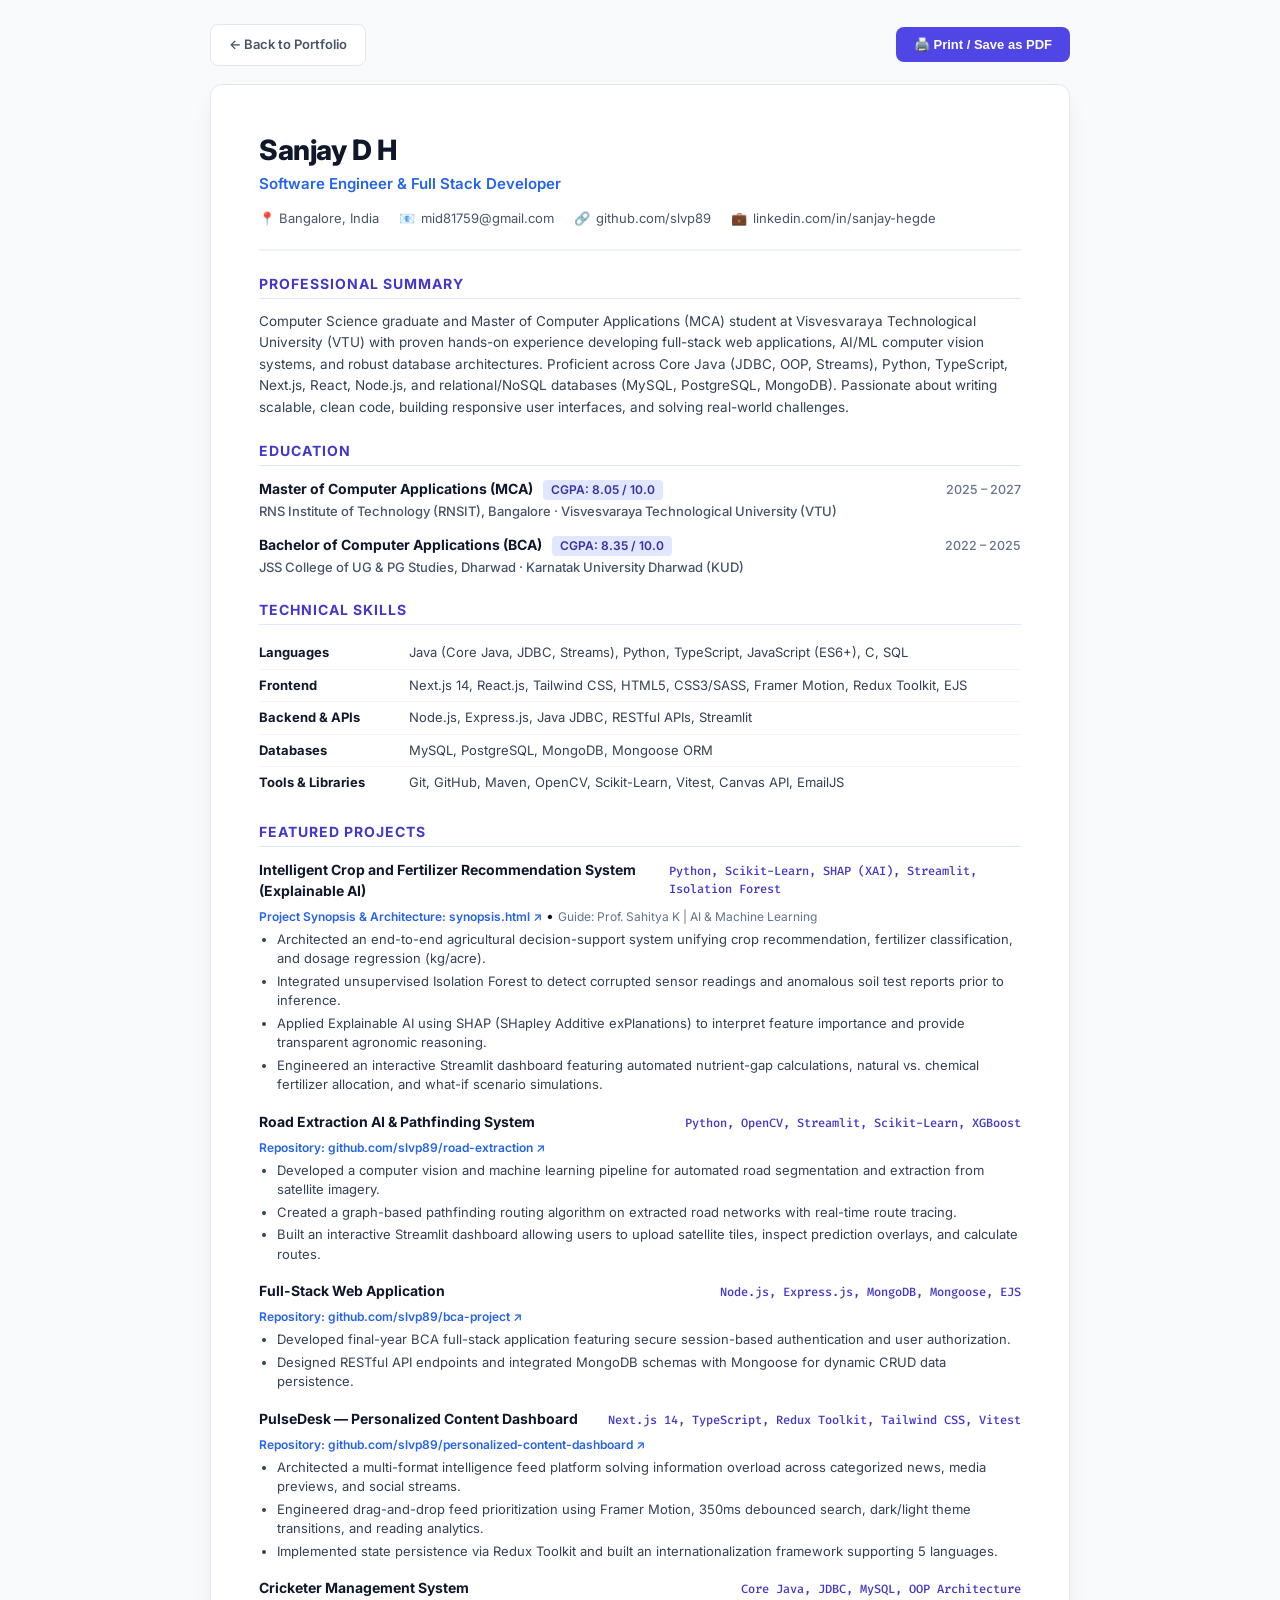
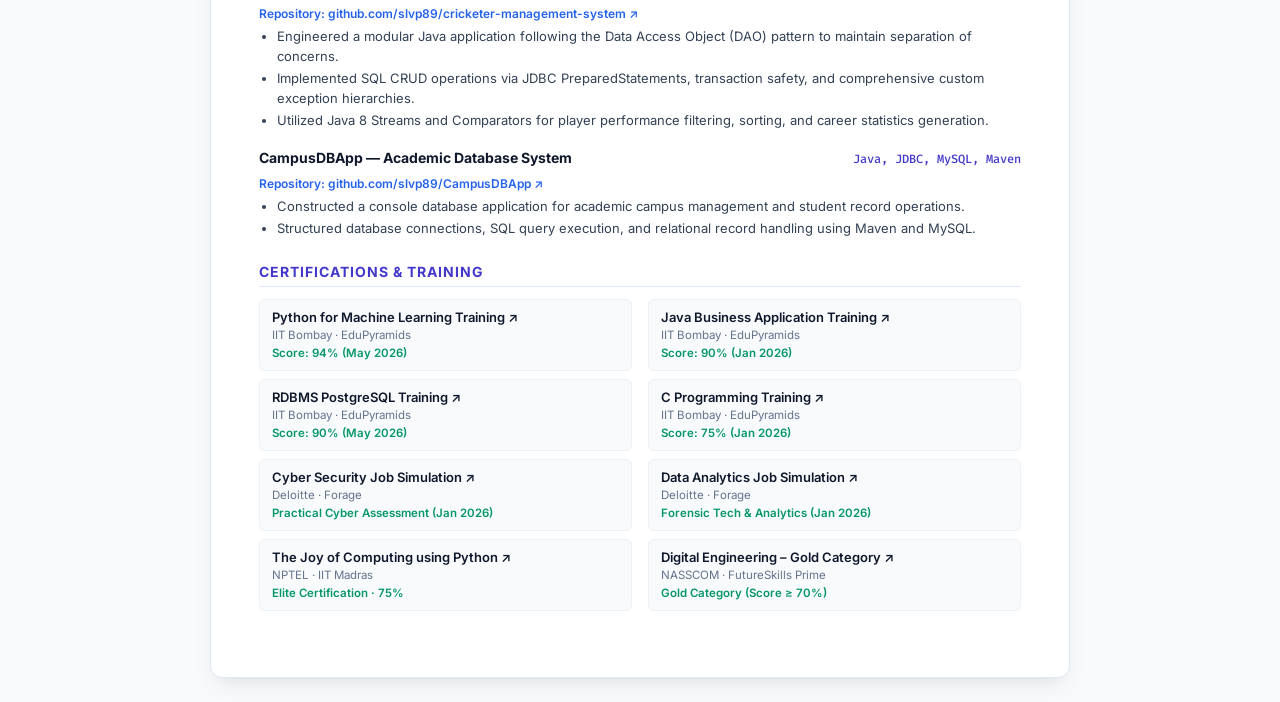
<file: resume.html>
<!DOCTYPE html>
<html lang="en">

<head>
  <meta charset="UTF-8" />
  <meta name="viewport" content="width=device-width, initial-scale=1.0" />
  <title>Sanjay D H — Resume | Software Development Engineer</title>
  <link rel="preconnect" href="https://fonts.googleapis.com" />
  <link
    href="https://fonts.googleapis.com/css2?family=Inter:wght@300;400;500;600;700;800&family=Fira+Code:wght@400;500&display=swap"
    rel="stylesheet" />
  <style>
    :root {
      --primary: #4338ca;
      --primary-dark: #312e81;
      --text-main: #0f172a;
      --text-muted: #475569;
      --border: #e2e8f0;
      --bg: #f8fafc;
      --card-bg: #ffffff;
      --accent: #2563eb;
    }

    * {
      box-sizing: border-box;
      margin: 0;
      padding: 0;
    }

    body {
      font-family: 'Inter', -apple-system, BlinkMacSystemFont, 'Segoe UI', Roboto, sans-serif;
      background: var(--bg);
      color: var(--text-main);
      line-height: 1.5;
      font-size: 14px;
      padding: 24px 16px;
    }

    /* Resume Container */
    .resume-container {
      max-width: 860px;
      margin: 0 auto;
      background: var(--card-bg);
      border-radius: 12px;
      box-shadow: 0 10px 25px -5px rgba(0, 0, 0, 0.08), 0 8px 10px -6px rgba(0, 0, 0, 0.04);
      padding: 44px 48px;
      border: 1px solid var(--border);
    }

    /* Action bar on top */
    .resume-actions {
      max-width: 860px;
      margin: 0 auto 18px;
      display: flex;
      justify-content: space-between;
      align-items: center;
      gap: 12px;
    }

    .action-btn {
      display: inline-flex;
      align-items: center;
      gap: 8px;
      padding: 10px 18px;
      border-radius: 8px;
      font-weight: 600;
      font-size: 13px;
      text-decoration: none;
      cursor: pointer;
      border: none;
      transition: all 0.2s ease;
    }

    .btn-print {
      background: #4f46e5;
      color: #fff;
    }

    .btn-print:hover {
      background: #4338ca;
      box-shadow: 0 4px 12px rgba(79, 70, 229, 0.3);
    }

    .btn-back {
      background: #ffffff;
      color: var(--text-muted);
      border: 1px solid var(--border);
    }

    .btn-back:hover {
      color: var(--text-main);
      border-color: #cbd5e1;
      background: #f1f5f9;
    }

    /* Header */
    header {
      border-bottom: 2px solid #f1f5f9;
      padding-bottom: 20px;
      margin-bottom: 22px;
    }

    .header-top {
      display: flex;
      justify-content: space-between;
      align-items: flex-start;
      flex-wrap: wrap;
      gap: 12px;
    }

    h1.name {
      font-size: 28px;
      font-weight: 800;
      color: var(--text-main);
      letter-spacing: -0.5px;
    }

    .headline {
      font-size: 15px;
      font-weight: 600;
      color: var(--accent);
      margin-top: 2px;
    }

    .contact-bar {
      display: flex;
      flex-wrap: wrap;
      gap: 14px 20px;
      margin-top: 14px;
      font-size: 13px;
      color: var(--text-muted);
    }

    .contact-item {
      display: inline-flex;
      align-items: center;
      gap: 6px;
    }

    .contact-item a {
      color: var(--text-muted);
      text-decoration: none;
      transition: color 0.15s;
    }

    .contact-item a:hover {
      color: var(--primary);
      text-decoration: underline;
    }

    /* Section Styling */
    section {
      margin-bottom: 22px;
    }

    .section-title {
      font-size: 14px;
      font-weight: 700;
      text-transform: uppercase;
      letter-spacing: 1px;
      color: var(--primary);
      border-bottom: 1.5px solid #e0e7ff;
      padding-bottom: 4px;
      margin-bottom: 12px;
    }

    /* Summary */
    .summary-text {
      color: #334155;
      font-size: 13.5px;
      line-height: 1.6;
    }

    /* Education */
    .edu-item,
    .exp-item {
      margin-bottom: 12px;
    }

    .edu-item:last-child,
    .exp-item:last-child {
      margin-bottom: 0;
    }

    .item-header {
      display: flex;
      justify-content: space-between;
      align-items: baseline;
      font-size: 14px;
      margin-bottom: 2px;
    }

    .item-title {
      font-weight: 700;
      color: var(--text-main);
    }

    .item-subtitle {
      font-size: 13px;
      color: #475569;
      font-weight: 500;
    }

    .item-date {
      font-size: 12.5px;
      color: #64748b;
      font-weight: 500;
    }

    .grade-badge {
      display: inline-block;
      font-size: 12px;
      font-weight: 600;
      background: #e0e7ff;
      color: #3730a3;
      padding: 1px 8px;
      border-radius: 4px;
      margin-left: 6px;
    }

    /* Technical Skills */
    .skills-table {
      width: 100%;
      border-collapse: collapse;
      font-size: 13px;
    }

    .skills-table tr {
      border-bottom: 1px solid #f1f5f9;
    }

    .skills-table tr:last-child {
      border-bottom: none;
    }

    .skills-table td {
      padding: 6px 0;
      vertical-align: top;
    }

    .skill-cat-name {
      font-weight: 700;
      color: var(--text-main);
      width: 150px;
    }

    .skill-list {
      color: #334155;
    }

    /* Projects */
    .project-entry {
      margin-bottom: 16px;
    }

    .project-entry:last-child {
      margin-bottom: 0;
    }

    .project-top {
      display: flex;
      justify-content: space-between;
      align-items: baseline;
      gap: 8px;
      margin-bottom: 4px;
    }

    .project-title {
      font-size: 14px;
      font-weight: 700;
      color: var(--text-main);
    }

    .project-tech {
      font-size: 12px;
      font-family: 'Fira Code', monospace;
      color: #4338ca;
      font-weight: 500;
    }

    .project-links-line a {
      font-size: 12px;
      color: var(--accent);
      text-decoration: none;
      font-weight: 600;
    }

    .project-links-line a:hover {
      text-decoration: underline;
    }

    .bullets {
      list-style-type: disc;
      padding-left: 18px;
      margin-top: 4px;
      color: #334155;
      font-size: 13px;
    }

    .bullets li {
      margin-bottom: 3px;
    }

    /* Certifications Grid */
    .cert-grid {
      display: grid;
      grid-template-columns: 1fr 1fr;
      gap: 8px 16px;
      font-size: 13px;
    }

    .cert-entry {
      display: flex;
      flex-direction: column;
      background: #f8fafc;
      padding: 8px 12px;
      border-radius: 6px;
      border: 1px solid #edf2f7;
    }

    .cert-title-link {
      font-weight: 600;
      color: var(--text-main);
      text-decoration: none;
    }

    .cert-title-link:hover {
      color: var(--primary);
      text-decoration: underline;
    }

    .cert-org {
      font-size: 11.5px;
      color: #64748b;
    }

    .cert-score-tag {
      font-size: 11.5px;
      font-weight: 600;
      color: #059669;
    }

    /* Print styles */
    @media print {
      body {
        background: #fff;
        padding: 0;
        font-size: 12px;
      }

      .resume-actions {
        display: none !important;
      }

      .resume-container {
        box-shadow: none;
        border: none;
        padding: 0;
        max-width: 100%;
      }

      @page {
        margin: 10mm 12mm;
        size: A4;
      }

      a {
        text-decoration: none;
        color: inherit;
      }

      .section-title {
        color: #1e1b4b;
        border-color: #cbd5e1;
      }
    }

    @media (max-width: 640px) {
      .resume-container {
        padding: 24px 20px;
      }

      .cert-grid {
        grid-template-columns: 1fr;
      }

      .skills-table td {
        display: block;
        width: 100%;
      }

      .skill-cat-name {
        padding-bottom: 2px;
      }
    }
  </style>
</head>

<body>

  <!-- Top Action Bar -->
  <div class="resume-actions">
    <a href="index.html" class="action-btn btn-back">← Back to Portfolio</a>
    <button onclick="window.print()" class="action-btn btn-print">🖨️ Print / Save as PDF</button>
  </div>

  <div class="resume-container">
    <!-- Header -->
    <header>
      <div class="header-top">
        <div>
          <h1 class="name">Sanjay D H</h1>
          <div class="headline">Software Engineer &amp; Full Stack Developer</div>
        </div>
      </div>
      <div class="contact-bar">
        <span class="contact-item">📍 Bangalore, India</span>
        <span class="contact-item">📧 <a href="mailto:mid81759@gmail.com">mid81759@gmail.com</a></span>
        <span class="contact-item">🔗 <a href="https://github.com/slvp89" target="_blank">github.com/slvp89</a></span>
        <span class="contact-item">💼 <a href="https://www.linkedin.com/in/sanjay-hegde-702128354/"
            target="_blank">linkedin.com/in/sanjay-hegde</a></span>
      </div>
    </header>

    <!-- Professional Summary -->
    <section>
      <h2 class="section-title">Professional Summary</h2>
      <p class="summary-text">
        Computer Science graduate and Master of Computer Applications (MCA) student at Visvesvaraya Technological
        University (VTU) with proven hands-on experience developing full-stack web applications, AI/ML computer vision
        systems, and robust database architectures. Proficient across Core Java (JDBC, OOP, Streams), Python,
        TypeScript, Next.js, React, Node.js, and relational/NoSQL databases (MySQL, PostgreSQL, MongoDB). Passionate
        about writing scalable, clean code, building responsive user interfaces, and solving real-world challenges.
      </p>
    </section>

    <!-- Education -->
    <section>
      <h2 class="section-title">Education</h2>
      <div class="edu-item">
        <div class="item-header">
          <div>
            <span class="item-title">Master of Computer Applications (MCA)</span>
            <span class="grade-badge">CGPA: 8.05 / 10.0</span>
          </div>
          <span class="item-date">2025 – 2027</span>
        </div>
        <div class="item-subtitle">RNS Institute of Technology (RNSIT), Bangalore · Visvesvaraya Technological
          University (VTU)</div>
      </div>
      <div class="edu-item">
        <div class="item-header">
          <div>
            <span class="item-title">Bachelor of Computer Applications (BCA)</span>
            <span class="grade-badge">CGPA: 8.35 / 10.0</span>
          </div>
          <span class="item-date">2022 – 2025</span>
        </div>
        <div class="item-subtitle">JSS College of UG &amp; PG Studies, Dharwad · Karnatak University Dharwad (KUD)</div>
      </div>
    </section>

    <!-- Technical Skills -->
    <section>
      <h2 class="section-title">Technical Skills</h2>
      <table class="skills-table">
        <tr>
          <td class="skill-cat-name">Languages</td>
          <td class="skill-list">Java (Core Java, JDBC, Streams), Python, TypeScript, JavaScript (ES6+), C, SQL</td>
        </tr>
        <tr>
          <td class="skill-cat-name">Frontend</td>
          <td class="skill-list">Next.js 14, React.js, Tailwind CSS, HTML5, CSS3/SASS, Framer Motion, Redux Toolkit, EJS
          </td>
        </tr>
        <tr>
          <td class="skill-cat-name">Backend &amp; APIs</td>
          <td class="skill-list">Node.js, Express.js, Java JDBC, RESTful APIs, Streamlit</td>
        </tr>
        <tr>
          <td class="skill-cat-name">Databases</td>
          <td class="skill-list">MySQL, PostgreSQL, MongoDB, Mongoose ORM</td>
        </tr>
        <tr>
          <td class="skill-cat-name">Tools &amp; Libraries</td>
          <td class="skill-list">Git, GitHub, Maven, OpenCV, Scikit-Learn, Vitest, Canvas API, EmailJS</td>
        </tr>
      </table>
    </section>

    <!-- Projects -->
    <section>
      <h2 class="section-title">Featured Projects</h2>

      <!-- Project 1: MCA Capstone -->
      <div class="project-entry">
        <div class="project-top">
          <span class="project-title">Intelligent Crop and Fertilizer Recommendation System (Explainable AI)</span>
          <span class="project-tech">Python, Scikit-Learn, SHAP (XAI), Streamlit, Isolation Forest</span>
        </div>
        <div class="project-links-line">
          <a href="synopsis.html" target="_blank">Project Synopsis &amp; Architecture: synopsis.html ↗</a> • <span
            style="font-size:12px;color:#64748b;">Guide: Prof. Sahitya K | AI &amp; Machine Learning</span>
        </div>
        <ul class="bullets">
          <li>Architected an end-to-end agricultural decision-support system unifying crop recommendation, fertilizer
            classification, and dosage regression (kg/acre).</li>
          <li>Integrated unsupervised Isolation Forest to detect corrupted sensor readings and anomalous soil test
            reports prior to inference.</li>
          <li>Applied Explainable AI using SHAP (SHapley Additive exPlanations) to interpret feature importance and
            provide transparent agronomic reasoning.</li>
          <li>Engineered an interactive Streamlit dashboard featuring automated nutrient-gap calculations, natural vs.
            chemical fertilizer allocation, and what-if scenario simulations.</li>
        </ul>
      </div>

      <!-- Project 2 -->
      <div class="project-entry">
        <div class="project-top">
          <span class="project-title">Road Extraction AI &amp; Pathfinding System</span>
          <span class="project-tech">Python, OpenCV, Streamlit, Scikit-Learn, XGBoost</span>
        </div>
        <div class="project-links-line">
          <a href="https://github.com/slvp89/road-extraction" target="_blank">Repository:
            github.com/slvp89/road-extraction ↗</a>
        </div>
        <ul class="bullets">
          <li>Developed a computer vision and machine learning pipeline for automated road segmentation and extraction
            from satellite imagery.</li>
          <li>Created a graph-based pathfinding routing algorithm on extracted road networks with real-time route
            tracing.</li>
          <li>Built an interactive Streamlit dashboard allowing users to upload satellite tiles, inspect prediction
            overlays, and calculate routes.</li>
        </ul>
      </div>

      <!-- Project 3 -->
      <div class="project-entry">
        <div class="project-top">
          <span class="project-title">Full-Stack Web Application</span>
          <span class="project-tech">Node.js, Express.js, MongoDB, Mongoose, EJS</span>
        </div>
        <div class="project-links-line">
          <a href="https://github.com/slvp89/bca-project" target="_blank">Repository: github.com/slvp89/bca-project
            ↗</a>
        </div>
        <ul class="bullets">
          <li>Developed final-year BCA full-stack application featuring secure session-based authentication and user
            authorization.</li>
          <li>Designed RESTful API endpoints and integrated MongoDB schemas with Mongoose for dynamic CRUD data
            persistence.</li>
        </ul>
      </div>

      <!-- Project 4 -->
      <div class="project-entry">
        <div class="project-top">
          <span class="project-title">PulseDesk — Personalized Content Dashboard</span>
          <span class="project-tech">Next.js 14, TypeScript, Redux Toolkit, Tailwind CSS, Vitest</span>
        </div>
        <div class="project-links-line">
          <a href="https://github.com/slvp89/personalized-content-dashboard" target="_blank">Repository:
            github.com/slvp89/personalized-content-dashboard ↗</a>
        </div>
        <ul class="bullets">
          <li>Architected a multi-format intelligence feed platform solving information overload across categorized
            news, media previews, and social streams.</li>
          <li>Engineered drag-and-drop feed prioritization using Framer Motion, 350ms debounced search, dark/light theme
            transitions, and reading analytics.</li>
          <li>Implemented state persistence via Redux Toolkit and built an internationalization framework supporting 5
            languages.</li>
        </ul>
      </div>

      <!-- Project 5 -->
      <div class="project-entry">
        <div class="project-top">
          <span class="project-title">Cricketer Management System</span>
          <span class="project-tech">Core Java, JDBC, MySQL, OOP Architecture</span>
        </div>
        <div class="project-links-line">
          <a href="https://github.com/slvp89/cricketer-management-system" target="_blank">Repository:
            github.com/slvp89/cricketer-management-system ↗</a>
        </div>
        <ul class="bullets">
          <li>Engineered a modular Java application following the Data Access Object (DAO) pattern to maintain
            separation of concerns.</li>
          <li>Implemented SQL CRUD operations via JDBC PreparedStatements, transaction safety, and comprehensive custom
            exception hierarchies.</li>
          <li>Utilized Java 8 Streams and Comparators for player performance filtering, sorting, and career statistics
            generation.</li>
        </ul>
      </div>

      <!-- Project 6 -->
      <div class="project-entry">
        <div class="project-top">
          <span class="project-title">CampusDBApp — Academic Database System</span>
          <span class="project-tech">Java, JDBC, MySQL, Maven</span>
        </div>
        <div class="project-links-line">
          <a href="https://github.com/slvp89/CampusDBApp" target="_blank">Repository: github.com/slvp89/CampusDBApp
            ↗</a>
        </div>
        <ul class="bullets">
          <li>Constructed a console database application for academic campus management and student record operations.
          </li>
          <li>Structured database connections, SQL query execution, and relational record handling using Maven and
            MySQL.</li>
        </ul>
      </div>
    </section>

    <!-- Certifications -->
    <section>
      <h2 class="section-title">Certifications &amp; Training</h2>
      <div class="cert-grid">
        <div class="cert-entry">
          <a href="https://drive.google.com/file/d/1FVygmF0U2wMT10nwRCk7o4I2tk8hcMs9/view" target="_blank"
            class="cert-title-link">Python for Machine Learning Training ↗</a>
          <span class="cert-org">IIT Bombay · EduPyramids</span>
          <span class="cert-score-tag">Score: 94% (May 2026)</span>
        </div>
        <div class="cert-entry">
          <a href="https://drive.google.com/file/d/1nOU1zMOOl-_I0BolInSpY5EnrgXkbo5s/view" target="_blank"
            class="cert-title-link">Java Business Application Training ↗</a>
          <span class="cert-org">IIT Bombay · EduPyramids</span>
          <span class="cert-score-tag">Score: 90% (Jan 2026)</span>
        </div>
        <div class="cert-entry">
          <a href="https://drive.google.com/drive/folders/1vGCqpY0bToLy48Vn829XyL5G_XK207hH?usp=sharing" target="_blank"
            class="cert-title-link">RDBMS PostgreSQL Training ↗</a>
          <span class="cert-org">IIT Bombay · EduPyramids</span>
          <span class="cert-score-tag">Score: 90% (May 2026)</span>
        </div>
        <div class="cert-entry">
          <a href="https://drive.google.com/file/d/1SLeU6MT6TIj7y7QDOmeTMtC7kXqX3Oe1/view" target="_blank"
            class="cert-title-link">C Programming Training ↗</a>
          <span class="cert-org">IIT Bombay · EduPyramids</span>
          <span class="cert-score-tag">Score: 75% (Jan 2026)</span>
        </div>
        <div class="cert-entry">
          <a href="https://drive.google.com/file/d/1gcxWlMtrSISwShWrtMpJUFxjPxPD8a1f/view" target="_blank"
            class="cert-title-link">Cyber Security Job Simulation ↗</a>
          <span class="cert-org">Deloitte · Forage</span>
          <span class="cert-score-tag">Practical Cyber Assessment (Jan 2026)</span>
        </div>
        <div class="cert-entry">
          <a href="https://drive.google.com/file/d/1iG32roFI6DQLeUQnuVBOxUwHglAW4wCs/view" target="_blank"
            class="cert-title-link">Data Analytics Job Simulation ↗</a>
          <span class="cert-org">Deloitte · Forage</span>
          <span class="cert-score-tag">Forensic Tech &amp; Analytics (Jan 2026)</span>
        </div>
        <div class="cert-entry">
          <a href="https://drive.google.com/file/d/1Je09jiFuNYwJikgFCGkRfnqkmx6C-gDa/view" target="_blank"
            class="cert-title-link">The Joy of Computing using Python ↗</a>
          <span class="cert-org">NPTEL · IIT Madras</span>
          <span class="cert-score-tag">Elite Certification · 75%</span>
        </div>
        <div class="cert-entry">
          <a href="https://drive.google.com/file/d/1JuVOzfvabQWvxE4F-zDBzYqUpTVsi7Lm/view" target="_blank"
            class="cert-title-link">Digital Engineering – Gold Category ↗</a>
          <span class="cert-org">NASSCOM · FutureSkills Prime</span>
          <span class="cert-score-tag">Gold Category (Score ≥ 70%)</span>
        </div>
      </div>
    </section>
  </div>

</body>

</html>
</file>
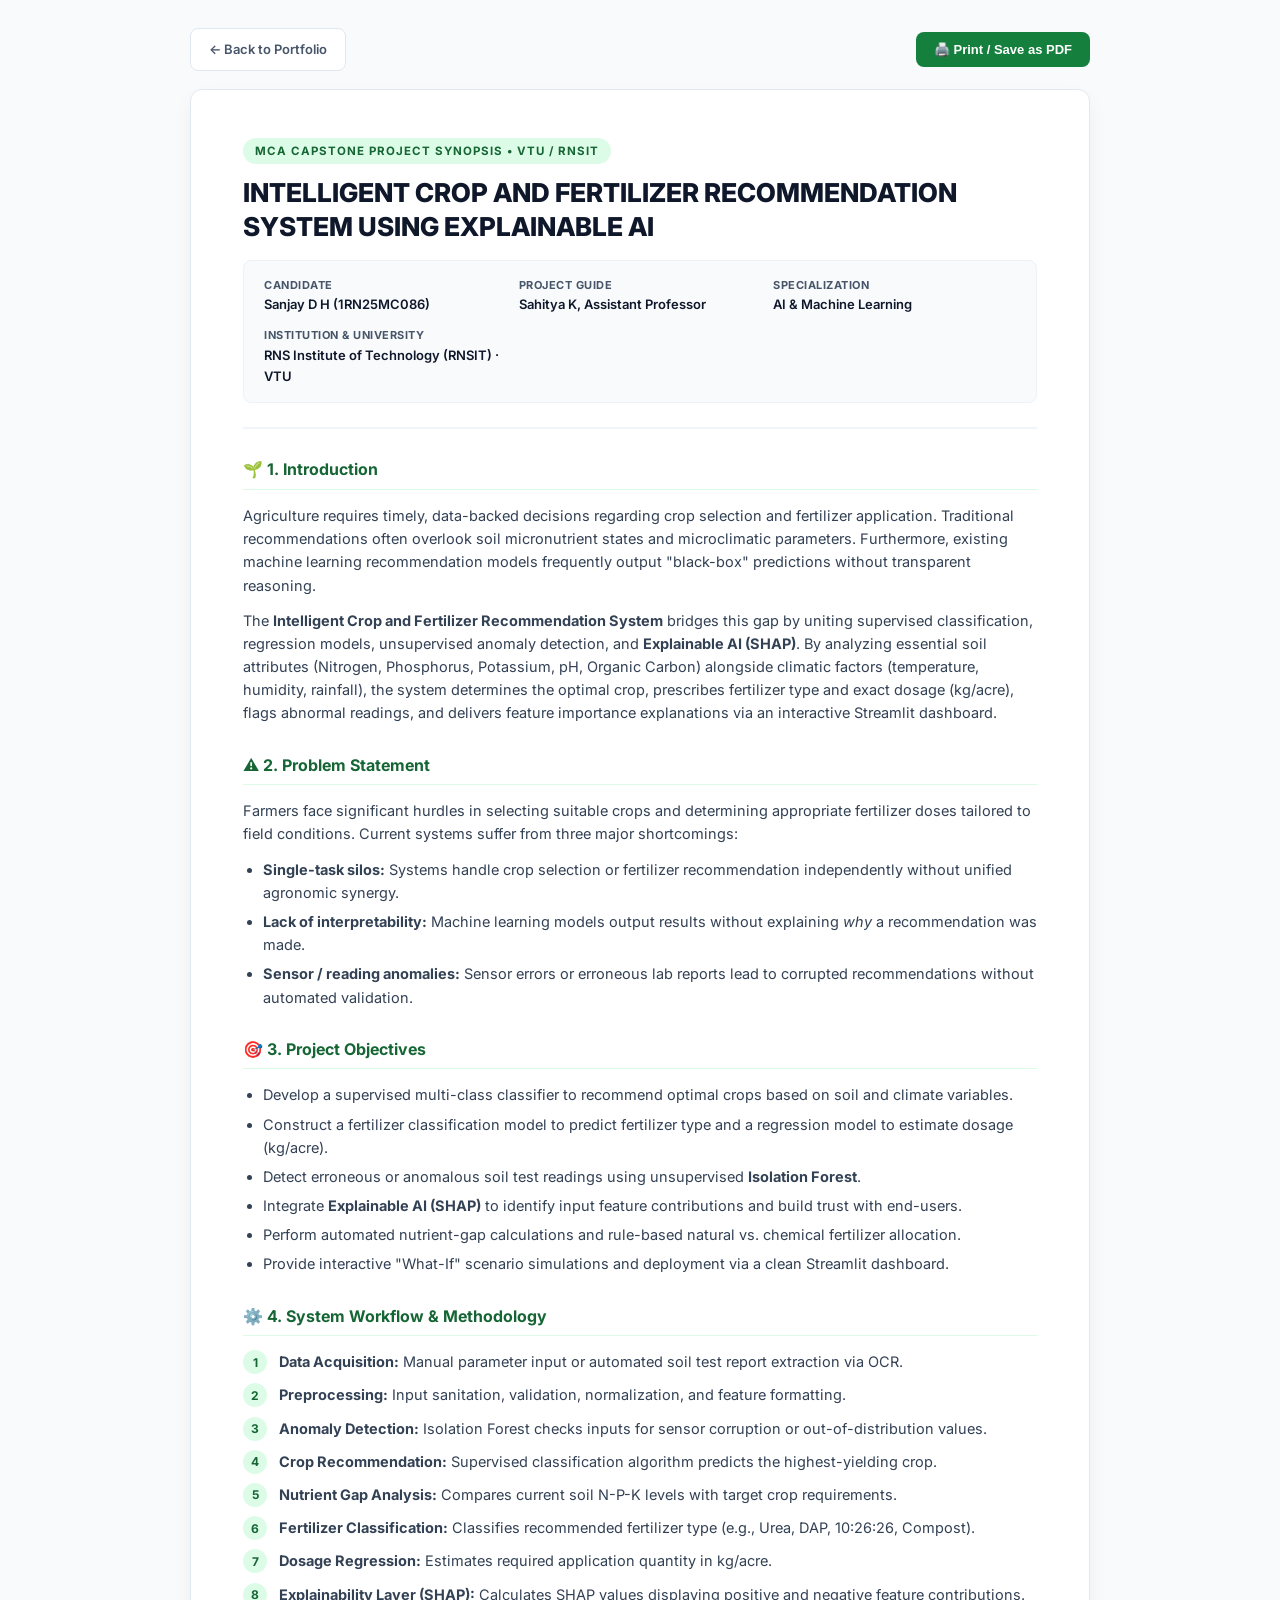
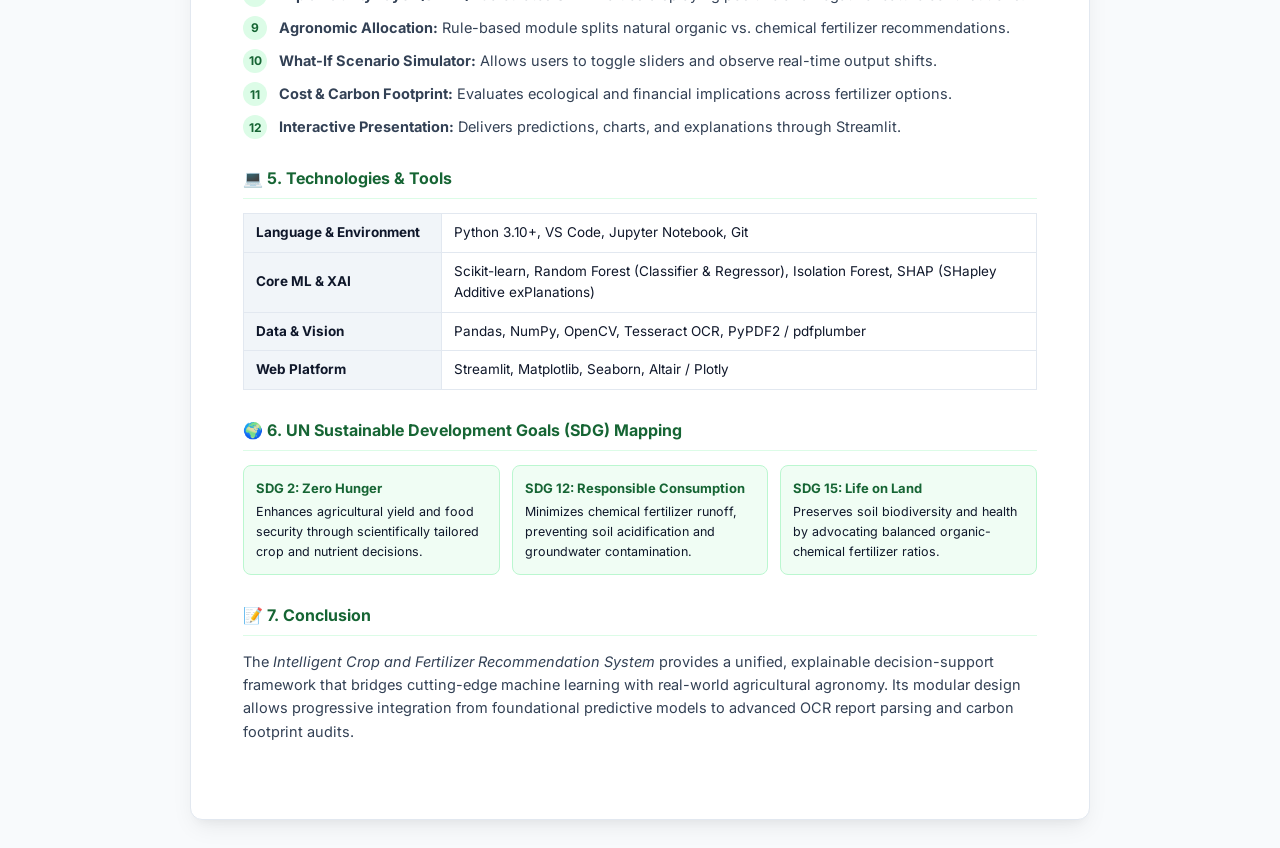
<file: synopsis.html>
<!DOCTYPE html>
<html lang="en">

<head>
  <meta charset="UTF-8" />
  <meta name="viewport" content="width=device-width, initial-scale=1.0" />
  <title>Project Synopsis | Intelligent Crop and Fertilizer Recommendation System</title>
  <link rel="preconnect" href="https://fonts.googleapis.com" />
  <link
    href="https://fonts.googleapis.com/css2?family=Inter:wght@300;400;500;600;700;800&family=Fira+Code:wght@400;500&display=swap"
    rel="stylesheet" />
  <style>
    :root {
      --primary: #15803d;
      --primary-dark: #166534;
      --primary-light: #dcfce7;
      --text-main: #0f172a;
      --text-muted: #475569;
      --border: #e2e8f0;
      --bg: #f8fafc;
      --card-bg: #ffffff;
      --accent: #2563eb;
    }

    * {
      box-sizing: border-box;
      margin: 0;
      padding: 0;
    }

    body {
      font-family: 'Inter', -apple-system, BlinkMacSystemFont, 'Segoe UI', Roboto, sans-serif;
      background: var(--bg);
      color: var(--text-main);
      line-height: 1.6;
      font-size: 14.5px;
      padding: 28px 16px;
    }

    .synopsis-container {
      max-width: 900px;
      margin: 0 auto;
      background: var(--card-bg);
      border-radius: 12px;
      box-shadow: 0 10px 25px -5px rgba(0, 0, 0, 0.08), 0 8px 10px -6px rgba(0, 0, 0, 0.04);
      padding: 48px 52px;
      border: 1px solid var(--border);
    }

    .actions-bar {
      max-width: 900px;
      margin: 0 auto 18px;
      display: flex;
      justify-content: space-between;
      align-items: center;
      gap: 12px;
    }

    .action-btn {
      display: inline-flex;
      align-items: center;
      gap: 8px;
      padding: 10px 18px;
      border-radius: 8px;
      font-weight: 600;
      font-size: 13px;
      text-decoration: none;
      cursor: pointer;
      border: none;
      transition: all 0.2s ease;
    }

    .btn-back {
      background: #ffffff;
      color: var(--text-muted);
      border: 1px solid var(--border);
    }

    .btn-back:hover {
      background: #f1f5f9;
      color: var(--text-main);
    }

    .btn-print {
      background: var(--primary);
      color: #fff;
    }

    .btn-print:hover {
      background: var(--primary-dark);
      box-shadow: 0 4px 12px rgba(21, 128, 61, 0.25);
    }

    /* Header */
    header {
      border-bottom: 2px solid #f1f5f9;
      padding-bottom: 24px;
      margin-bottom: 28px;
    }

    .academic-tag {
      display: inline-block;
      font-size: 11.5px;
      font-weight: 700;
      letter-spacing: 1px;
      text-transform: uppercase;
      background: var(--primary-light);
      color: var(--primary-dark);
      padding: 4px 12px;
      border-radius: 50px;
      margin-bottom: 12px;
    }

    h1.project-title {
      font-size: 26px;
      font-weight: 800;
      color: #0f172a;
      line-height: 1.3;
      margin-bottom: 16px;
    }

    .meta-grid {
      display: grid;
      grid-template-columns: repeat(auto-fit, minmax(200px, 1fr));
      gap: 12px;
      background: #f8fafc;
      padding: 16px 20px;
      border-radius: 8px;
      border: 1px solid #edf2f7;
      font-size: 13px;
    }

    .meta-item strong {
      color: #334155;
      display: block;
      font-size: 11px;
      text-transform: uppercase;
      letter-spacing: 0.5px;
      color: var(--text-muted);
    }

    .meta-item span {
      font-weight: 600;
      color: var(--text-main);
    }

    /* Section Styling */
    section {
      margin-bottom: 28px;
    }

    h2.sec-heading {
      font-size: 16px;
      font-weight: 700;
      color: var(--primary-dark);
      display: flex;
      align-items: center;
      gap: 8px;
      border-bottom: 1.5px solid #dcfce7;
      padding-bottom: 6px;
      margin-bottom: 14px;
    }

    p {
      color: #334155;
      margin-bottom: 12px;
    }

    ul,
    ol {
      padding-left: 20px;
      color: #334155;
      margin-bottom: 14px;
    }

    li {
      margin-bottom: 6px;
    }

    /* Workflow steps */
    .workflow-list {
      counter-reset: wf-counter;
      list-style-type: none;
      padding-left: 0;
    }

    .workflow-list li {
      counter-increment: wf-counter;
      position: relative;
      padding-left: 36px;
      margin-bottom: 10px;
    }

    .workflow-list li::before {
      content: counter(wf-counter);
      position: absolute;
      left: 0;
      top: 0;
      width: 24px;
      height: 24px;
      background: var(--primary-light);
      color: var(--primary-dark);
      font-size: 12px;
      font-weight: 700;
      border-radius: 50%;
      display: flex;
      align-items: center;
      justify-content: center;
    }

    /* Tech table */
    .tech-table {
      width: 100%;
      border-collapse: collapse;
      margin-top: 10px;
      font-size: 13.5px;
    }

    .tech-table th,
    .tech-table td {
      border: 1px solid var(--border);
      padding: 8px 12px;
      text-align: left;
    }

    .tech-table th {
      background: #f1f5f9;
      font-weight: 700;
      color: var(--text-main);
      width: 25%;
    }

    /* SDG badges */
    .sdg-cards {
      display: grid;
      grid-template-columns: repeat(3, 1fr);
      gap: 12px;
      margin-top: 10px;
    }

    .sdg-card {
      background: #f0fdf4;
      border: 1px solid #bbf7d0;
      border-radius: 8px;
      padding: 12px;
      font-size: 12.5px;
    }

    .sdg-card strong {
      display: block;
      color: #166534;
      font-size: 13px;
      margin-bottom: 4px;
    }

    @media print {
      body {
        background: #fff;
        padding: 0;
        font-size: 12px;
      }

      .actions-bar {
        display: none !important;
      }

      .synopsis-container {
        box-shadow: none;
        border: none;
        padding: 0;
        max-width: 100%;
      }

      @page {
        margin: 12mm;
        size: A4;
      }
    }

    @media (max-width: 640px) {
      .synopsis-container {
        padding: 24px 20px;
      }

      .sdg-cards {
        grid-template-columns: 1fr;
      }
    }
  </style>
</head>

<body>

  <!-- Actions Bar -->
  <div class="actions-bar">
    <a href="index.html#projects" class="action-btn btn-back">← Back to Portfolio</a>
    <button onclick="window.print()" class="action-btn btn-print">🖨️ Print / Save as PDF</button>
  </div>

  <div class="synopsis-container">
    <!-- Header -->
    <header>
      <div class="academic-tag">MCA Capstone Project Synopsis • VTU / RNSIT</div>
      <h1 class="project-title">INTELLIGENT CROP AND FERTILIZER RECOMMENDATION SYSTEM USING EXPLAINABLE AI</h1>
      <div class="meta-grid">
        <div class="meta-item">
          <strong>Candidate</strong>
          <span>Sanjay D H (1RN25MC086)</span>
        </div>
        <div class="meta-item">
          <strong>Project Guide</strong>
          <span>Sahitya K, Assistant Professor</span>
        </div>
        <div class="meta-item">
          <strong>Specialization</strong>
          <span>AI &amp; Machine Learning</span>
        </div>
        <div class="meta-item">
          <strong>Institution &amp; University</strong>
          <span>RNS Institute of Technology (RNSIT) · VTU</span>
        </div>
      </div>
    </header>

    <!-- 1. Introduction -->
    <section>
      <h2 class="sec-heading">🌱 1. Introduction</h2>
      <p>
        Agriculture requires timely, data-backed decisions regarding crop selection and fertilizer application.
        Traditional recommendations often overlook soil micronutrient states and microclimatic parameters. Furthermore,
        existing machine learning recommendation models frequently output "black-box" predictions without transparent
        reasoning.
      </p>
      <p>
        The <strong>Intelligent Crop and Fertilizer Recommendation System</strong> bridges this gap by uniting
        supervised classification, regression models, unsupervised anomaly detection, and <strong>Explainable AI
          (SHAP)</strong>. By analyzing essential soil attributes (Nitrogen, Phosphorus, Potassium, pH, Organic Carbon)
        alongside climatic factors (temperature, humidity, rainfall), the system determines the optimal crop, prescribes
        fertilizer type and exact dosage (kg/acre), flags abnormal readings, and delivers feature importance
        explanations via an interactive Streamlit dashboard.
      </p>
    </section>

    <!-- 2. Problem Statement -->
    <section>
      <h2 class="sec-heading">⚠️ 2. Problem Statement</h2>
      <p>
        Farmers face significant hurdles in selecting suitable crops and determining appropriate fertilizer doses
        tailored to field conditions. Current systems suffer from three major shortcomings:
      </p>
      <ul>
        <li><strong>Single-task silos:</strong> Systems handle crop selection or fertilizer recommendation independently
          without unified agronomic synergy.</li>
        <li><strong>Lack of interpretability:</strong> Machine learning models output results without explaining
          <em>why</em> a recommendation was made.</li>
        <li><strong>Sensor / reading anomalies:</strong> Sensor errors or erroneous lab reports lead to corrupted
          recommendations without automated validation.</li>
      </ul>
    </section>

    <!-- 3. Key Objectives -->
    <section>
      <h2 class="sec-heading">🎯 3. Project Objectives</h2>
      <ul>
        <li>Develop a supervised multi-class classifier to recommend optimal crops based on soil and climate variables.
        </li>
        <li>Construct a fertilizer classification model to predict fertilizer type and a regression model to estimate
          dosage (kg/acre).</li>
        <li>Detect erroneous or anomalous soil test readings using unsupervised <strong>Isolation Forest</strong>.</li>
        <li>Integrate <strong>Explainable AI (SHAP)</strong> to identify input feature contributions and build trust
          with end-users.</li>
        <li>Perform automated nutrient-gap calculations and rule-based natural vs. chemical fertilizer allocation.</li>
        <li>Provide interactive "What-If" scenario simulations and deployment via a clean Streamlit dashboard.</li>
      </ul>
    </section>

    <!-- 4. Proposed Workflow -->
    <section>
      <h2 class="sec-heading">⚙️ 4. System Workflow &amp; Methodology</h2>
      <ol class="workflow-list">
        <li><strong>Data Acquisition:</strong> Manual parameter input or automated soil test report extraction via OCR.
        </li>
        <li><strong>Preprocessing:</strong> Input sanitation, validation, normalization, and feature formatting.</li>
        <li><strong>Anomaly Detection:</strong> Isolation Forest checks inputs for sensor corruption or
          out-of-distribution values.</li>
        <li><strong>Crop Recommendation:</strong> Supervised classification algorithm predicts the highest-yielding
          crop.</li>
        <li><strong>Nutrient Gap Analysis:</strong> Compares current soil N-P-K levels with target crop requirements.
        </li>
        <li><strong>Fertilizer Classification:</strong> Classifies recommended fertilizer type (e.g., Urea, DAP,
          10:26:26, Compost).</li>
        <li><strong>Dosage Regression:</strong> Estimates required application quantity in kg/acre.</li>
        <li><strong>Explainability Layer (SHAP):</strong> Calculates SHAP values displaying positive and negative
          feature contributions.</li>
        <li><strong>Agronomic Allocation:</strong> Rule-based module splits natural organic vs. chemical fertilizer
          recommendations.</li>
        <li><strong>What-If Scenario Simulator:</strong> Allows users to toggle sliders and observe real-time output
          shifts.</li>
        <li><strong>Cost &amp; Carbon Footprint:</strong> Evaluates ecological and financial implications across
          fertilizer options.</li>
        <li><strong>Interactive Presentation:</strong> Delivers predictions, charts, and explanations through Streamlit.
        </li>
      </ol>
    </section>

    <!-- 5. Technologies Used -->
    <section>
      <h2 class="sec-heading">💻 5. Technologies &amp; Tools</h2>
      <table class="tech-table">
        <tr>
          <th>Language &amp; Environment</th>
          <td>Python 3.10+, VS Code, Jupyter Notebook, Git</td>
        </tr>
        <tr>
          <th>Core ML &amp; XAI</th>
          <td>Scikit-learn, Random Forest (Classifier &amp; Regressor), Isolation Forest, SHAP (SHapley Additive
            exPlanations)</td>
        </tr>
        <tr>
          <th>Data &amp; Vision</th>
          <td>Pandas, NumPy, OpenCV, Tesseract OCR, PyPDF2 / pdfplumber</td>
        </tr>
        <tr>
          <th>Web Platform</th>
          <td>Streamlit, Matplotlib, Seaborn, Altair / Plotly</td>
        </tr>
      </table>
    </section>

    <!-- 6. SDG Alignment -->
    <section>
      <h2 class="sec-heading">🌍 6. UN Sustainable Development Goals (SDG) Mapping</h2>
      <div class="sdg-cards">
        <div class="sdg-card">
          <strong>SDG 2: Zero Hunger</strong>
          Enhances agricultural yield and food security through scientifically tailored crop and nutrient decisions.
        </div>
        <div class="sdg-card">
          <strong>SDG 12: Responsible Consumption</strong>
          Minimizes chemical fertilizer runoff, preventing soil acidification and groundwater contamination.
        </div>
        <div class="sdg-card">
          <strong>SDG 15: Life on Land</strong>
          Preserves soil biodiversity and health by advocating balanced organic-chemical fertilizer ratios.
        </div>
      </div>
    </section>

    <!-- 7. Conclusion -->
    <section>
      <h2 class="sec-heading">📝 7. Conclusion</h2>
      <p>
        The <em>Intelligent Crop and Fertilizer Recommendation System</em> provides a unified, explainable
        decision-support framework that bridges cutting-edge machine learning with real-world agricultural agronomy. Its
        modular design allows progressive integration from foundational predictive models to advanced OCR report parsing
        and carbon footprint audits.
      </p>
    </section>
  </div>

</body>

</html>
</file>
